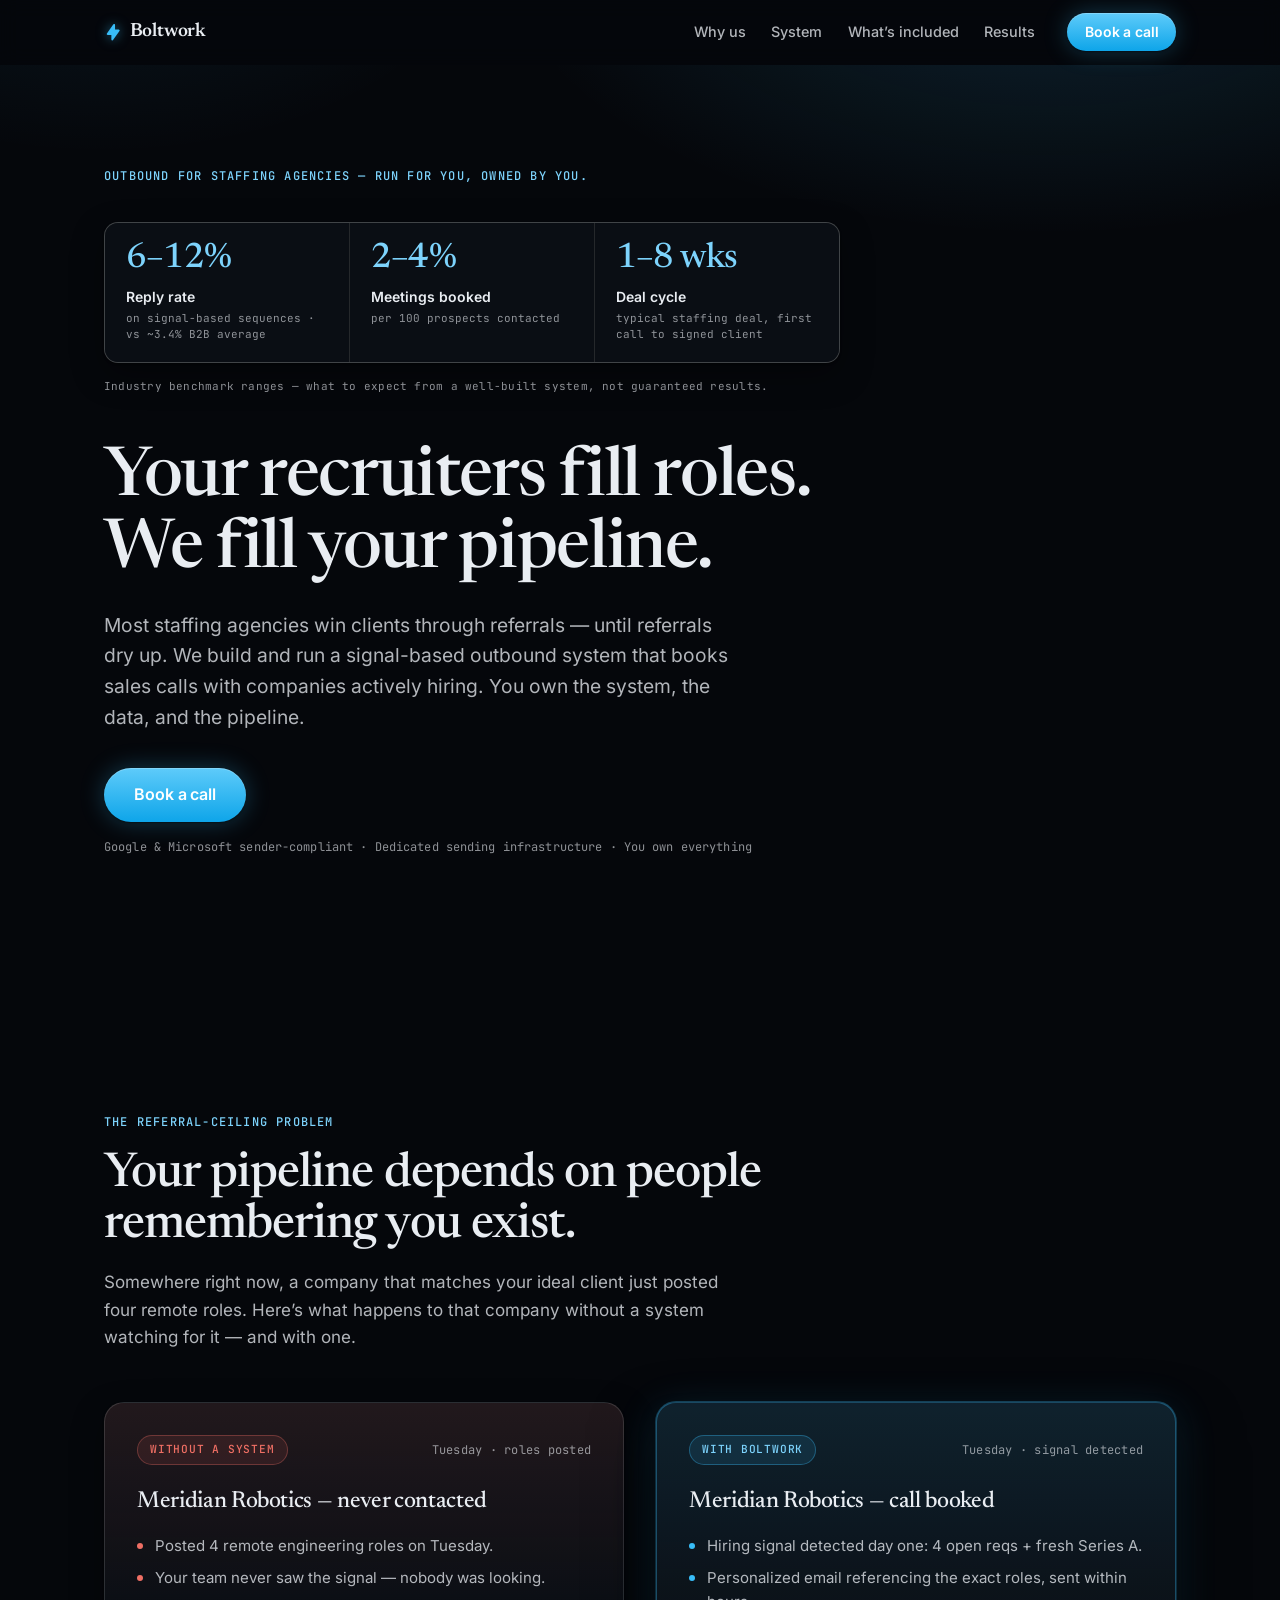
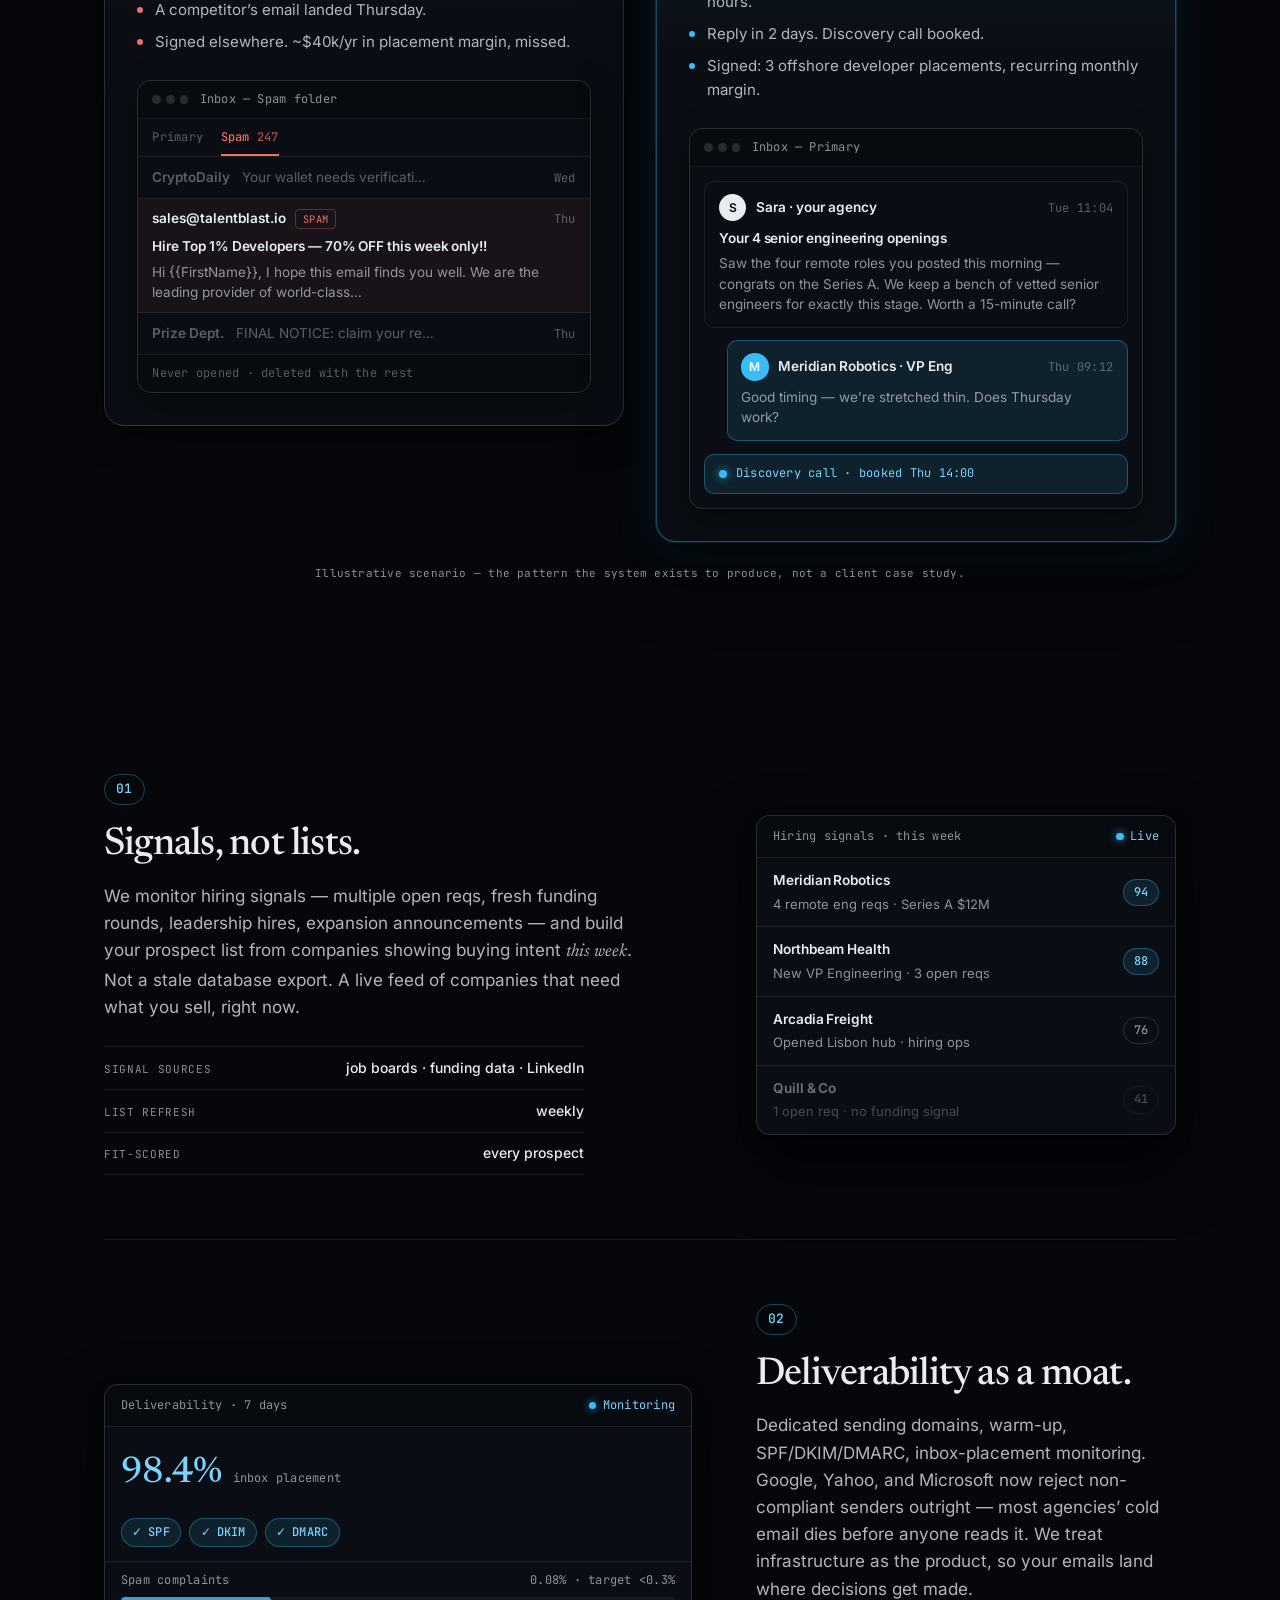
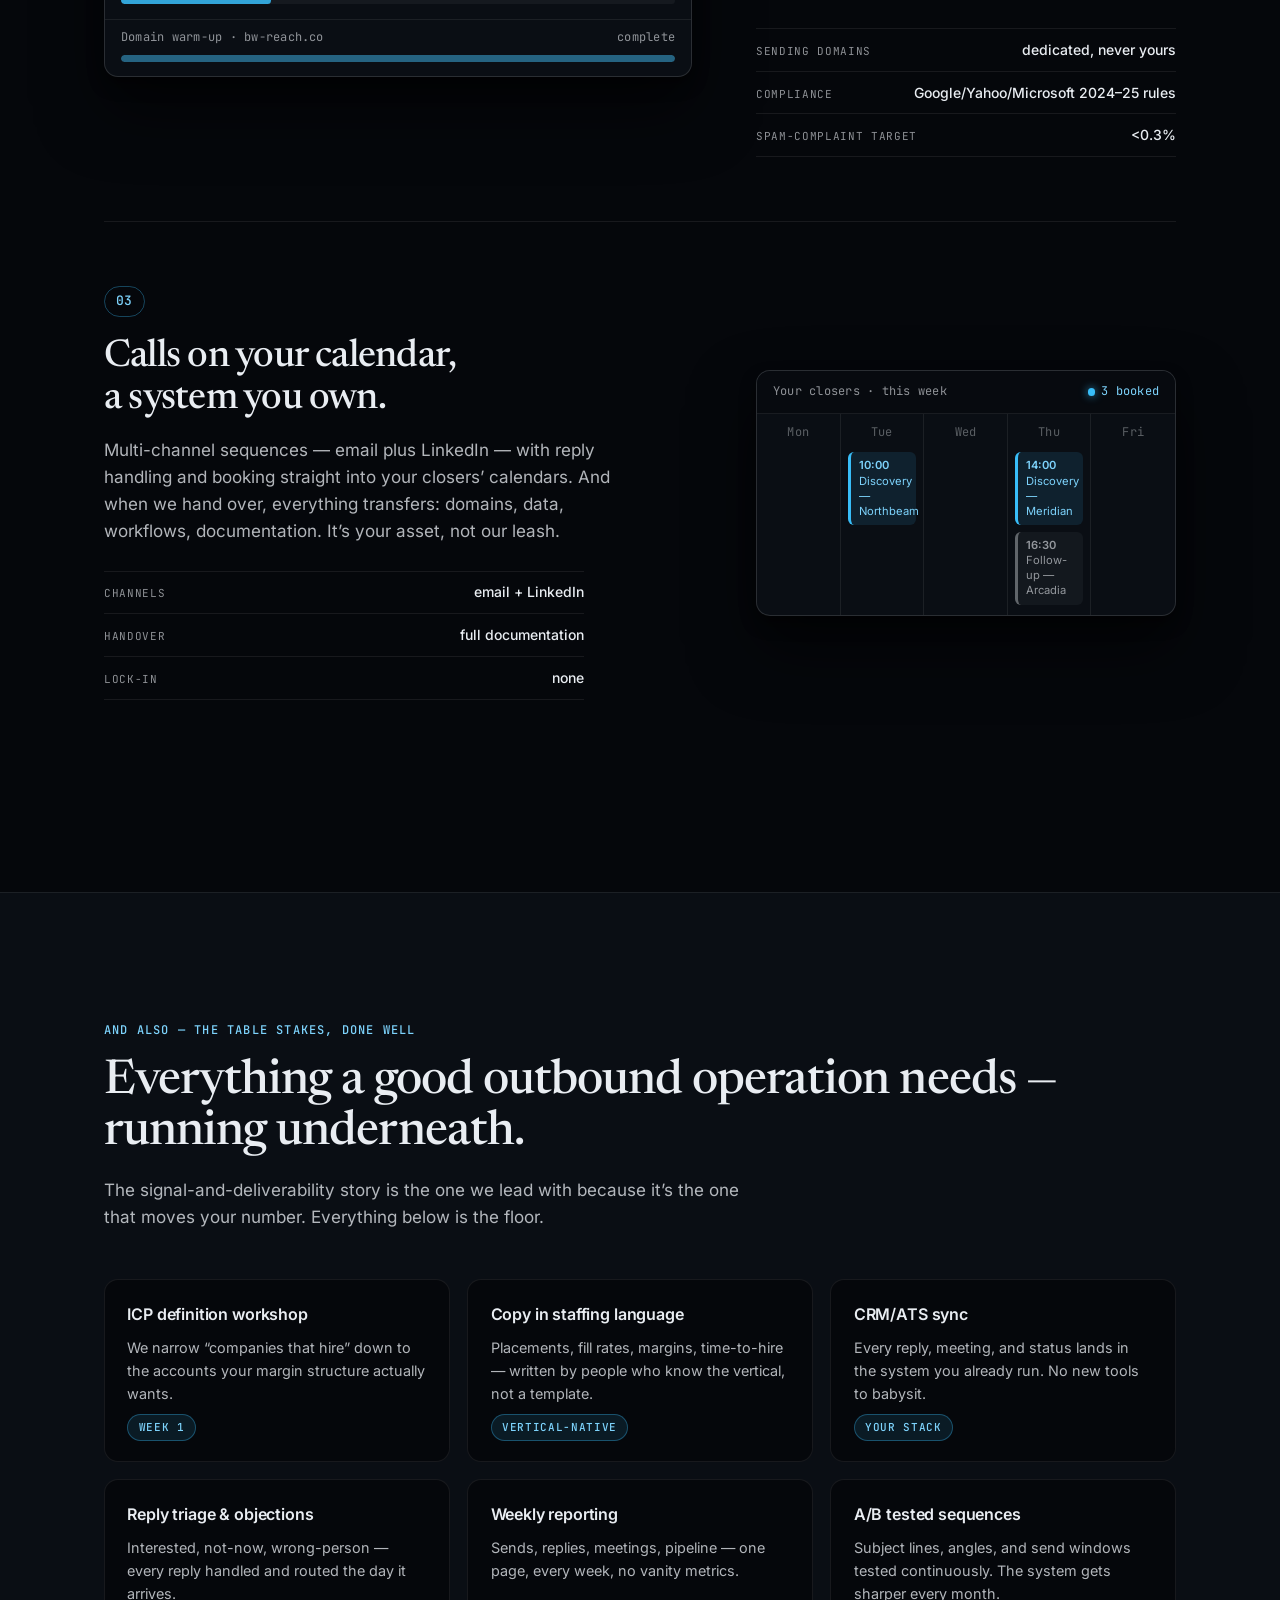
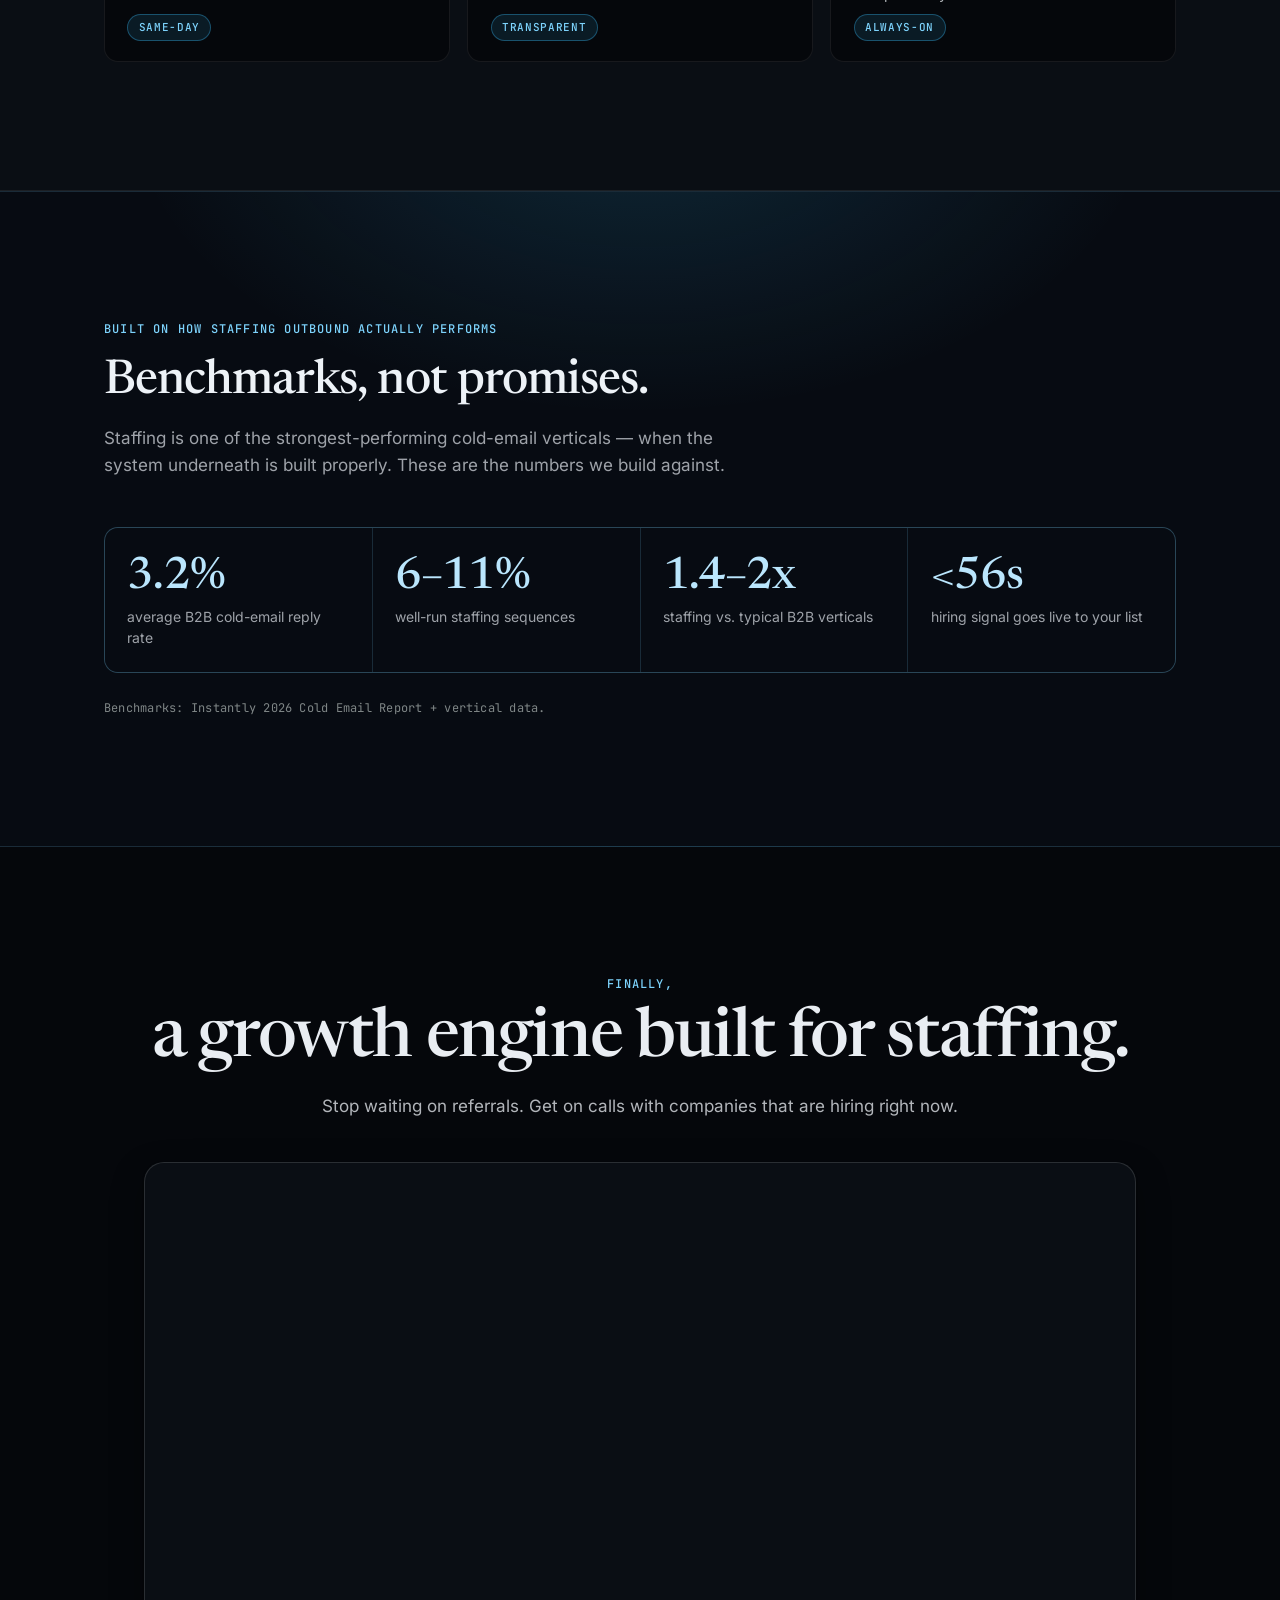
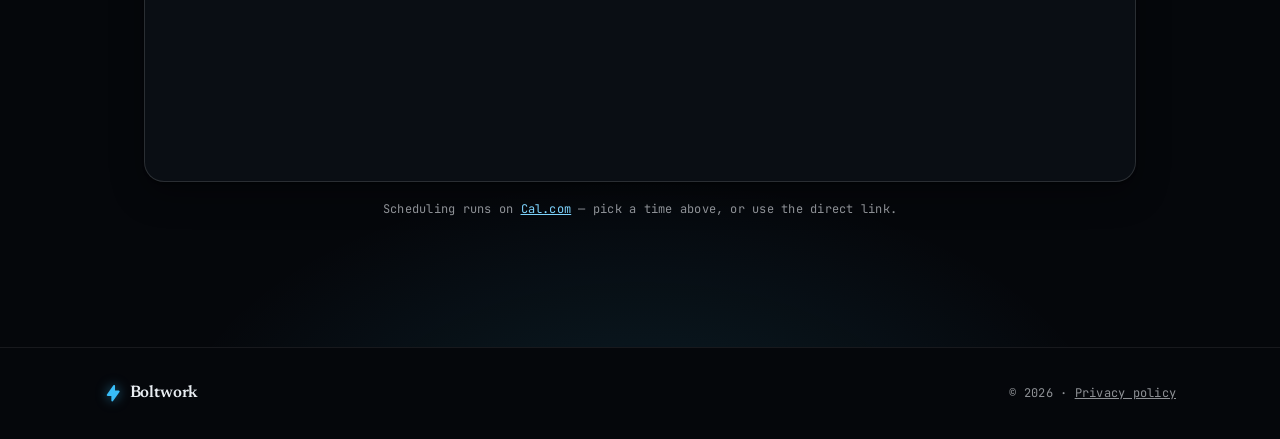
<file: index.html>
<!DOCTYPE html>
<html lang="en">
<head>
  <meta charset="UTF-8">
  <meta name="viewport" content="width=device-width, initial-scale=1.0">
  <title>Boltwork — Client-Acquisition Systems for Remote-Staffing Agencies</title>
  <meta name="description" content="We build and run a signal-based outbound system that books sales calls with companies actively hiring — for remote-talent and offshore staffing agencies. You own the system, the data, and the pipeline.">
  <meta property="og:title" content="Boltwork — Outbound for Staffing Agencies">
  <meta property="og:description" content="A done-for-you outbound system that books qualified sales calls with companies actively hiring. Run for you, owned by you.">
  <meta property="og:type" content="website">
  <meta property="og:url" content="https://boltwork.co">
  <link rel="icon" href="data:image/svg+xml,<svg xmlns='http://www.w3.org/2000/svg' viewBox='0 0 20 20' fill='%2338bdf8'><path d='M11.3 1.046A1 1 0 0 1 12 2v5h4a1 1 0 0 1 .82 1.573l-7 10A1 1 0 0 1 8 18v-5H4a1 1 0 0 1-.82-1.573l7-10a1 1 0 0 1 1.12-.38z'/></svg>">
  <link rel="preload" href="fonts/Newsreader-latin.woff2" as="font" type="font/woff2" crossorigin>
  <link rel="preload" href="fonts/Inter-latin.woff2" as="font" type="font/woff2" crossorigin>
  <link rel="stylesheet" href="css/style.css">
</head>
<body>

  <a class="skip-link" href="#main">Skip to content</a>

  <header class="nav" id="top">
    <div class="container nav-inner">
      <a href="#top" class="wordmark">
        <svg class="wordmark-mark" viewBox="0 0 20 20" aria-hidden="true"><path d="M11.3 1.046A1 1 0 0 1 12 2v5h4a1 1 0 0 1 .82 1.573l-7 10A1 1 0 0 1 8 18v-5H4a1 1 0 0 1-.82-1.573l7-10a1 1 0 0 1 1.12-.38z"/></svg>
        Boltwork
      </a>
      <nav class="nav-links" aria-label="Sections">
        <a href="#why">Why us</a>
        <a href="#system">System</a>
        <a href="#included">What&rsquo;s included</a>
        <a href="#results">Results</a>
      </nav>
      <a href="#book" class="btn btn-primary btn-sm">Book a call</a>
    </div>
  </header>

  <main id="main">

    <!-- ============ HERO ============ -->
    <section class="hero">
      <div class="container">
        <p class="kicker reveal">Outbound for staffing agencies — run for you, owned by you.</p>

        <div class="hero-stats reveal" role="list">
          <div class="hero-stat" role="listitem">
            <span class="hero-stat-num"><span data-count="6">0</span>–<span data-count="12">0</span>%</span>
            <span class="hero-stat-label">Reply rate</span>
            <span class="hero-stat-note">on signal-based sequences · vs ~3.4% B2B average</span>
          </div>
          <div class="hero-stat" role="listitem">
            <span class="hero-stat-num"><span data-count="2">0</span>–<span data-count="4">0</span>%</span>
            <span class="hero-stat-label">Meetings booked</span>
            <span class="hero-stat-note">per 100 prospects contacted</span>
          </div>
          <div class="hero-stat" role="listitem">
            <span class="hero-stat-num"><span data-count="1">0</span>–<span data-count="8">0</span>&nbsp;wks</span>
            <span class="hero-stat-label">Deal cycle</span>
            <span class="hero-stat-note">typical staffing deal, first call to signed client</span>
          </div>
        </div>
        <p class="stats-caption mono reveal">Industry benchmark ranges — what to expect from a well-built system, not guaranteed results.</p>

        <h1 class="display reveal">Your recruiters fill roles.<br>We fill your pipeline.</h1>

        <p class="lead reveal">
          Most staffing agencies win clients through referrals — until referrals dry up.
          We build and run a signal-based outbound system that books sales calls with
          companies actively hiring. You own the system, the data, and the pipeline.
        </p>

        <div class="hero-cta reveal">
          <a href="#book" class="btn btn-primary btn-lg">Book a call</a>
          <p class="trust-line">Google &amp; Microsoft sender-compliant · Dedicated sending infrastructure · You own everything</p>
        </div>
      </div>
    </section>

    <!-- ============ PROBLEM: BEFORE / AFTER ============ -->
    <section class="problem" id="why">
      <div class="container">
        <p class="kicker reveal">The referral-ceiling problem</p>
        <h2 class="display-2 reveal">Your pipeline depends on people<br class="br-wide"> remembering you exist.</h2>
        <p class="section-lead reveal">
          Somewhere right now, a company that matches your ideal client just posted four remote
          roles. Here&rsquo;s what happens to that company without a system watching for it — and with one.
        </p>

        <div class="compare">
          <!-- WITHOUT -->
          <article class="case case-without reveal">
            <div class="case-head">
              <span class="case-chip case-chip-red">Without a system</span>
              <span class="case-time mono">Tuesday · roles posted</span>
            </div>
            <h3 class="case-title">Meridian Robotics — never contacted</h3>
            <ul class="case-points">
              <li>Posted 4 remote engineering roles on Tuesday.</li>
              <li>Your team never saw the signal — nobody was looking.</li>
              <li>A competitor&rsquo;s email landed Thursday.</li>
              <li>Signed elsewhere. ~$40k/yr in placement margin, missed.</li>
            </ul>

            <!-- Inbox mockup: mass email dying in spam -->
            <div class="mail" role="img" aria-label="Email client mockup: a generic mass email sitting unread in the spam folder">
              <div class="mail-bar">
                <span class="mail-dots" aria-hidden="true"><i></i><i></i><i></i></span>
                <span class="mail-bar-title mono">Inbox — Spam folder</span>
              </div>
              <div class="mail-tabs mono" aria-hidden="true">
                <span>Primary</span>
                <span class="mail-tab-active">Spam <b>247</b></span>
              </div>
              <div class="mail-list">
                <div class="mail-row mail-row-dim" aria-hidden="true">
                  <span class="mail-from">CryptoDaily</span>
                  <span class="mail-subj">Your wallet needs verificati…</span>
                  <span class="mail-when mono">Wed</span>
                </div>
                <div class="mail-row mail-row-open">
                  <div class="mail-row-line">
                    <span class="mail-from">sales@talentblast.io</span>
                    <span class="mail-badge-spam mono">Spam</span>
                    <span class="mail-when mono">Thu</span>
                  </div>
                  <p class="mail-subj-strong">Hire Top 1% Developers — 70% OFF this week only!!</p>
                  <p class="mail-body">Hi {{FirstName}}, I hope this email finds you well. We are the leading provider of world-class…</p>
                </div>
                <div class="mail-row mail-row-dim" aria-hidden="true">
                  <span class="mail-from">Prize Dept.</span>
                  <span class="mail-subj">FINAL NOTICE: claim your re…</span>
                  <span class="mail-when mono">Thu</span>
                </div>
              </div>
              <div class="mail-foot mono">Never opened · deleted with the rest</div>
            </div>
          </article>

          <!-- WITH -->
          <article class="case case-with reveal">
            <div class="case-head">
              <span class="case-chip case-chip-green">With Boltwork</span>
              <span class="case-time mono">Tuesday · signal detected</span>
            </div>
            <h3 class="case-title">Meridian Robotics — call booked</h3>
            <ul class="case-points">
              <li>Hiring signal detected day one: 4 open reqs + fresh Series A.</li>
              <li>Personalized email referencing the exact roles, sent within hours.</li>
              <li>Reply in 2 days. Discovery call booked.</li>
              <li>Signed: 3 offshore developer placements, recurring monthly margin.</li>
            </ul>

            <!-- Inbox mockup: personal email in primary, with a reply -->
            <div class="mail" role="img" aria-label="Email client mockup: a short personal email in the primary inbox with a positive reply">
              <div class="mail-bar">
                <span class="mail-dots" aria-hidden="true"><i></i><i></i><i></i></span>
                <span class="mail-bar-title mono">Inbox — Primary</span>
              </div>
              <div class="mail-thread">
                <div class="mail-msg">
                  <div class="mail-msg-head">
                    <span class="mail-avatar mail-avatar-you" aria-hidden="true">S</span>
                    <div class="mail-msg-meta">
                      <span class="mail-from">Sara · your agency</span>
                      <span class="mail-when mono">Tue 11:04</span>
                    </div>
                  </div>
                  <p class="mail-subj-strong">Your 4 senior engineering openings</p>
                  <p class="mail-body">Saw the four remote roles you posted this morning — congrats on the Series&nbsp;A. We keep a bench of vetted senior engineers for exactly this stage. Worth a 15-minute call?</p>
                </div>
                <div class="mail-msg mail-msg-reply">
                  <div class="mail-msg-head">
                    <span class="mail-avatar mail-avatar-them" aria-hidden="true">M</span>
                    <div class="mail-msg-meta">
                      <span class="mail-from">Meridian Robotics · VP Eng</span>
                      <span class="mail-when mono">Thu 09:12</span>
                    </div>
                  </div>
                  <p class="mail-body">Good timing — we&rsquo;re stretched thin. Does Thursday work?</p>
                </div>
                <div class="mail-booked">
                  <span class="mail-booked-dot" aria-hidden="true"></span>
                  <span class="mono">Discovery call · booked Thu 14:00</span>
                </div>
              </div>
            </div>
          </article>
        </div>
        <p class="compare-note mono reveal">Illustrative scenario — the pattern the system exists to produce, not a client case study.</p>
      </div>
    </section>

    <!-- ============ PILLARS 01 / 02 / 03 ============ -->
    <section class="pillars" id="system">
      <div class="container">

        <!-- 01 -->
        <article class="pillar reveal">
          <div class="pillar-copy">
            <span class="pillar-num mono" aria-hidden="true">01</span>
            <h2 class="pillar-title">Signals, not lists.</h2>
            <p class="pillar-text">
              We monitor hiring signals — multiple open reqs, fresh funding rounds, leadership
              hires, expansion announcements — and build your prospect list from companies
              showing buying intent <em>this week</em>. Not a stale database export. A live feed
              of companies that need what you sell, right now.
            </p>
            <dl class="spec">
              <div class="spec-row"><dt class="mono">Signal sources</dt><dd>job boards · funding data · LinkedIn</dd></div>
              <div class="spec-row"><dt class="mono">List refresh</dt><dd>weekly</dd></div>
              <div class="spec-row"><dt class="mono">Fit-scored</dt><dd>every prospect</dd></div>
            </dl>
          </div>
          <div class="pillar-visual">
            <!-- Signal feed mockup -->
            <div class="feed" role="img" aria-label="Mockup of a live hiring-signal feed with fit-scored companies">
              <div class="feed-head">
                <span class="mono">Hiring signals · this week</span>
                <span class="live-dot mono"><i aria-hidden="true"></i>Live</span>
              </div>
              <div class="feed-row">
                <div class="feed-main">
                  <span class="feed-co">Meridian Robotics</span>
                  <span class="feed-sig">4 remote eng reqs · Series A $12M</span>
                </div>
                <span class="feed-score mono feed-score-hot">94</span>
              </div>
              <div class="feed-row">
                <div class="feed-main">
                  <span class="feed-co">Northbeam Health</span>
                  <span class="feed-sig">New VP Engineering · 3 open reqs</span>
                </div>
                <span class="feed-score mono feed-score-hot">88</span>
              </div>
              <div class="feed-row">
                <div class="feed-main">
                  <span class="feed-co">Arcadia Freight</span>
                  <span class="feed-sig">Opened Lisbon hub · hiring ops</span>
                </div>
                <span class="feed-score mono">76</span>
              </div>
              <div class="feed-row feed-row-dim">
                <div class="feed-main">
                  <span class="feed-co">Quill &amp; Co</span>
                  <span class="feed-sig">1 open req · no funding signal</span>
                </div>
                <span class="feed-score mono">41</span>
              </div>
            </div>
          </div>
        </article>

        <!-- 02 -->
        <article class="pillar pillar-flip reveal">
          <div class="pillar-copy">
            <span class="pillar-num mono" aria-hidden="true">02</span>
            <h2 class="pillar-title">Deliverability as a moat.</h2>
            <p class="pillar-text">
              Dedicated sending domains, warm-up, SPF/DKIM/DMARC, inbox-placement monitoring.
              Google, Yahoo, and Microsoft now reject non-compliant senders outright — most
              agencies&rsquo; cold email dies before anyone reads it. We treat infrastructure
              as the product, so your emails land where decisions get made.
            </p>
            <dl class="spec">
              <div class="spec-row"><dt class="mono">Sending domains</dt><dd>dedicated, never yours</dd></div>
              <div class="spec-row"><dt class="mono">Compliance</dt><dd>Google/Yahoo/Microsoft 2024–25 rules</dd></div>
              <div class="spec-row"><dt class="mono">Spam-complaint target</dt><dd>&lt;0.3%</dd></div>
            </dl>
          </div>
          <div class="pillar-visual">
            <!-- Deliverability dashboard mockup -->
            <div class="dash" role="img" aria-label="Mockup of a deliverability dashboard showing inbox placement and authentication checks">
              <div class="feed-head">
                <span class="mono">Deliverability · 7 days</span>
                <span class="live-dot mono"><i aria-hidden="true"></i>Monitoring</span>
              </div>
              <div class="dash-big">
                <span class="dash-big-num">98.4%</span>
                <span class="dash-big-label mono">inbox placement</span>
              </div>
              <div class="dash-checks">
                <span class="dash-check mono"><i aria-hidden="true">✓</i>SPF</span>
                <span class="dash-check mono"><i aria-hidden="true">✓</i>DKIM</span>
                <span class="dash-check mono"><i aria-hidden="true">✓</i>DMARC</span>
              </div>
              <div class="dash-meter">
                <div class="dash-meter-head mono">
                  <span>Spam complaints</span>
                  <span>0.08% · target &lt;0.3%</span>
                </div>
                <div class="dash-bar" role="presentation"><span class="dash-bar-fill" style="width:27%"></span></div>
              </div>
              <div class="dash-meter">
                <div class="dash-meter-head mono">
                  <span>Domain warm-up · bw-reach.co</span>
                  <span>complete</span>
                </div>
                <div class="dash-bar" role="presentation"><span class="dash-bar-fill dash-bar-full" style="width:100%"></span></div>
              </div>
            </div>
          </div>
        </article>

        <!-- 03 -->
        <article class="pillar reveal">
          <div class="pillar-copy">
            <span class="pillar-num mono" aria-hidden="true">03</span>
            <h2 class="pillar-title">Calls on your calendar, a system you own.</h2>
            <p class="pillar-text">
              Multi-channel sequences — email plus LinkedIn — with reply handling and booking
              straight into your closers&rsquo; calendars. And when we hand over, everything
              transfers: domains, data, workflows, documentation. It&rsquo;s your asset,
              not our leash.
            </p>
            <dl class="spec">
              <div class="spec-row"><dt class="mono">Channels</dt><dd>email + LinkedIn</dd></div>
              <div class="spec-row"><dt class="mono">Handover</dt><dd>full documentation</dd></div>
              <div class="spec-row"><dt class="mono">Lock-in</dt><dd>none</dd></div>
            </dl>
          </div>
          <div class="pillar-visual">
            <!-- Calendar mockup -->
            <div class="cal" role="img" aria-label="Mockup of a weekly calendar with booked discovery calls">
              <div class="feed-head">
                <span class="mono">Your closers · this week</span>
                <span class="live-dot mono"><i aria-hidden="true"></i>3 booked</span>
              </div>
              <div class="cal-grid" aria-hidden="true">
                <div class="cal-day"><span class="cal-day-name mono">Mon</span></div>
                <div class="cal-day">
                  <span class="cal-day-name mono">Tue</span>
                  <span class="cal-event"><b>10:00</b> Discovery — Northbeam</span>
                </div>
                <div class="cal-day"><span class="cal-day-name mono">Wed</span></div>
                <div class="cal-day">
                  <span class="cal-day-name mono">Thu</span>
                  <span class="cal-event"><b>14:00</b> Discovery — Meridian</span>
                  <span class="cal-event cal-event-alt"><b>16:30</b> Follow-up — Arcadia</span>
                </div>
                <div class="cal-day"><span class="cal-day-name mono">Fri</span></div>
              </div>
            </div>
          </div>
        </article>

      </div>
    </section>

    <!-- ============ TABLE STAKES ============ -->
    <section class="stakes" id="included">
      <div class="container">
        <p class="kicker reveal">And also — the table stakes, done well</p>
        <h2 class="display-2 reveal">Everything a good outbound operation needs —<br class="br-wide"> running underneath.</h2>
        <p class="section-lead reveal">
          The signal-and-deliverability story is the one we lead with because it&rsquo;s the one
          that moves your number. Everything below is the floor.
        </p>
        <div class="stakes-grid">
          <div class="stake reveal">
            <h3>ICP definition workshop</h3>
            <p>We narrow &ldquo;companies that hire&rdquo; down to the accounts your margin structure actually wants.</p>
            <span class="tag mono">Week 1</span>
          </div>
          <div class="stake reveal">
            <h3>Copy in staffing language</h3>
            <p>Placements, fill rates, margins, time-to-hire — written by people who know the vertical, not a template.</p>
            <span class="tag mono">Vertical-native</span>
          </div>
          <div class="stake reveal">
            <h3>CRM/ATS sync</h3>
            <p>Every reply, meeting, and status lands in the system you already run. No new tools to babysit.</p>
            <span class="tag mono">Your stack</span>
          </div>
          <div class="stake reveal">
            <h3>Reply triage &amp; objections</h3>
            <p>Interested, not-now, wrong-person — every reply handled and routed the day it arrives.</p>
            <span class="tag mono">Same-day</span>
          </div>
          <div class="stake reveal">
            <h3>Weekly reporting</h3>
            <p>Sends, replies, meetings, pipeline — one page, every week, no vanity metrics.</p>
            <span class="tag mono">Transparent</span>
          </div>
          <div class="stake reveal">
            <h3>A/B tested sequences</h3>
            <p>Subject lines, angles, and send windows tested continuously. The system gets sharper every month.</p>
            <span class="tag mono">Always-on</span>
          </div>
        </div>
      </div>
    </section>

    <!-- ============ DATA / CREDIBILITY BAND ============ -->
    <section class="databand" id="results">
      <div class="container">
        <p class="kicker kicker-light reveal">Built on how staffing outbound actually performs</p>
        <h2 class="display-2 reveal">Benchmarks, not promises.</h2>
        <p class="section-lead section-lead-light reveal">
          Staffing is one of the strongest-performing cold-email verticals — when the
          system underneath is built properly. These are the numbers we build against.
        </p>
        <div class="databand-grid reveal" role="list">
          <div class="databand-stat" role="listitem">
            <span class="databand-num"><span data-count="3.4" data-decimals="1">0</span>%</span>
            <span class="databand-label">average B2B cold-email reply rate</span>
          </div>
          <div class="databand-stat" role="listitem">
            <span class="databand-num"><span data-count="6">0</span>–<span data-count="12">0</span>%</span>
            <span class="databand-label">well-run staffing sequences</span>
          </div>
          <div class="databand-stat" role="listitem">
            <span class="databand-num"><span data-count="1.5" data-decimals="1">0</span>–<span data-count="2">0</span>x</span>
            <span class="databand-label">staffing vs. typical B2B verticals</span>
          </div>
          <div class="databand-stat" role="listitem">
            <span class="databand-num">&lt;<span data-count="60">0</span>s</span>
            <span class="databand-label">hiring signal goes live to your list</span>
          </div>
        </div>
        <p class="databand-fineprint mono reveal">Benchmarks: Instantly 2026 Cold Email Report + vertical data.</p>
      </div>
    </section>

    <!--
    ============ TESTIMONIALS (commented out until real results exist) ============
    <section class="quotes">
      <div class="container">
        <p class="kicker">What agency owners say</p>
        <div class="quotes-grid">
          <blockquote class="quote">
            <p>"…"</p>
            <footer><cite>Name — Agency, Role</cite></footer>
          </blockquote>
        </div>
      </div>
    </section>
    -->

    <!-- ============ FINAL CTA ============ -->
    <section class="final" id="book">
      <div class="container">
        <p class="kicker reveal">Finally,</p>
        <h2 class="display reveal">a growth engine built for staffing.</h2>
        <p class="section-lead reveal">
          Stop waiting on referrals. Get on calls with companies that are hiring right now.
        </p>
        <div class="booking reveal">
          <!-- Cal.com inline embed mounts here. data-cal-link is the single place
               to set the booking link (username/event-type). -->
          <div class="booking-cal" id="cal-inline-discovery" data-cal-link="john-sundh-krfnfz/30min"></div>
          <p class="booking-fallback mono">Scheduling runs on <a href="https://cal.com" rel="noopener">Cal.com</a> — pick a time above, or use the direct link.</p>
        </div>
      </div>
    </section>

  </main>

  <footer class="footer">
    <div class="container footer-inner">
      <span class="wordmark wordmark-sm">
        <svg class="wordmark-mark" viewBox="0 0 20 20" aria-hidden="true"><path d="M11.3 1.046A1 1 0 0 1 12 2v5h4a1 1 0 0 1 .82 1.573l-7 10A1 1 0 0 1 8 18v-5H4a1 1 0 0 1-.82-1.573l7-10a1 1 0 0 1 1.12-.38z"/></svg>
        Boltwork
      </span>
      <span class="footer-meta mono">© 2026 · <a href="#">Privacy policy</a></span>
    </div>
  </footer>

  <script src="js/main.js" defer></script>
</body>
</html>
</file>
<file: css/style.css>
/* ==========================================================================
   Pipeline Partner — landing page
   Dark "engineered system" theme: black paper, electric-blue accent.
   Design tokens first; everything derives from them.
   ========================================================================== */

/* ---- self-hosted fonts (variable, latin subset) ---- */
@font-face {
  font-family: "Newsreader";
  font-style: normal;
  font-weight: 400 600;
  font-display: swap;
  src: url("../fonts/Newsreader-latin.woff2") format("woff2");
}
@font-face {
  font-family: "Newsreader";
  font-style: italic;
  font-weight: 400 600;
  font-display: swap;
  src: url("../fonts/Newsreader-italic-latin.woff2") format("woff2");
}
@font-face {
  font-family: "Inter";
  font-style: normal;
  font-weight: 400 600;
  font-display: swap;
  src: url("../fonts/Inter-latin.woff2") format("woff2");
}
@font-face {
  font-family: "JetBrains Mono";
  font-style: normal;
  font-weight: 400 500;
  font-display: swap;
  src: url("../fonts/JetBrainsMono-latin.woff2") format("woff2");
}

:root {
  /* color — black surfaces, light ink, electric-blue accent */
  --paper: #05070b;
  --paper-raised: #0a0e14;
  --ink: #e9edf2;
  --ink-soft: rgba(233, 237, 242, 0.76);
  --ink-subtle: rgba(233, 237, 242, 0.6);
  --ink-faint: rgba(233, 237, 242, 0.36);
  --border-subtle: rgba(233, 237, 242, 0.14);
  --border-faint: rgba(233, 237, 242, 0.08);
  --accent: #38bdf8;
  --accent-strong: #0ea5e9;   /* hover / pressed surfaces */
  --accent-bright: #7dd3fc;   /* accent as text on dark */
  --accent-tint: rgba(56, 189, 248, 0.11);
  --accent-border: rgba(56, 189, 248, 0.34);
  --red: #ef6f64;
  --red-tint: rgba(239, 111, 100, 0.1);
  --red-border: rgba(239, 111, 100, 0.32);
  --amber: #d9a83c;
  --band: #070b12;            /* credibility band panels */
  --band-ink: #edf2f7;
  --band-ink-soft: rgba(237, 242, 247, 0.66);
  --band-border: rgba(125, 211, 252, 0.16);

  /* type */
  --font-display: "Newsreader", Georgia, serif;
  --font-sans: "Inter", system-ui, -apple-system, sans-serif;
  --font-mono: "JetBrains Mono", ui-monospace, SFMono-Regular, Consolas, monospace;

  /* shape */
  --r-pill: 999px;
  --r-sm: 8px;
  --r-card: 14px;
  --r-lg: 20px;

  /* elevation (true dark shadows + blue lift on key cards) */
  --shadow-card: 0 1px 2px rgba(0, 0, 0, 0.5), 0 12px 32px rgba(0, 0, 0, 0.35);
  --shadow-float: 0 8px 16px rgba(0, 0, 0, 0.45), 0 32px 64px rgba(0, 0, 0, 0.55);
  --glow-accent: 0 0 0 1px var(--accent-border), 0 8px 40px rgba(56, 189, 248, 0.18);

  /* rhythm */
  --section-pad: clamp(4.5rem, 10vw, 8rem);
  --container: 72rem;
}

/* ---- reset-ish ---- */
*, *::before, *::after { box-sizing: border-box; }
body {
  margin: 0;
  background: var(--paper);
  color: var(--ink);
  font-family: var(--font-sans);
  font-size: 1.0625rem;
  line-height: 1.6;
  -webkit-font-smoothing: antialiased;
  text-rendering: optimizeLegibility;
}
h1, h2, h3, h4, p, ul, dl, dd, figure, blockquote { margin: 0; }
ul { padding: 0; list-style: none; }
img, svg { display: block; max-width: 100%; }
a { color: inherit; }
html { scroll-behavior: smooth; scroll-padding-top: 5rem; color-scheme: dark; }

::selection { background: rgba(56, 189, 248, 0.35); }

:focus-visible {
  outline: 2px solid var(--accent);
  outline-offset: 3px;
  border-radius: 2px;
}

.container {
  max-width: var(--container);
  margin-inline: auto;
  padding-inline: clamp(1.25rem, 4vw, 2.5rem);
}

.mono {
  font-family: var(--font-mono);
  font-size: 0.75rem;
  letter-spacing: 0.02em;
}

.skip-link {
  position: absolute;
  left: 1rem; top: -3rem;
  z-index: 100;
  background: var(--ink); color: var(--paper);
  padding: 0.5rem 1rem;
  border-radius: var(--r-sm);
  text-decoration: none;
  transition: top 0.15s ease;
}
.skip-link:focus { top: 1rem; }

/* ---- buttons ---- */
.btn {
  display: inline-flex;
  align-items: center;
  justify-content: center;
  font-weight: 600;
  font-size: 0.9375rem;
  letter-spacing: -0.01em;
  text-decoration: none;
  border-radius: var(--r-pill);
  padding: 0.7rem 1.4rem;
  transition: background-color 0.15s ease, transform 0.15s ease, box-shadow 0.15s ease;
}
.btn-primary {
  background: linear-gradient(180deg, #5ecbfa, var(--accent-strong));
  color: #fff;
  box-shadow: 0 1px 2px rgba(0, 0, 0, 0.5), inset 0 1px 0 rgba(255, 255, 255, 0.22),
    0 0 24px rgba(56, 189, 248, 0.28);
}
.btn-primary:hover {
  background: linear-gradient(180deg, #7bd6fb, #0284c7);
  transform: translateY(-1px);
  box-shadow: 0 2px 4px rgba(0, 0, 0, 0.5), inset 0 1px 0 rgba(255, 255, 255, 0.22),
    0 0 32px rgba(56, 189, 248, 0.4);
}
.btn-sm { padding: 0.5rem 1.1rem; font-size: 0.875rem; }
.btn-lg { padding: 0.9rem 1.9rem; font-size: 1rem; }

/* ---- nav ---- */
.nav {
  position: sticky;
  top: 0;
  z-index: 50;
  background: color-mix(in srgb, var(--paper) 82%, transparent);
  backdrop-filter: blur(10px);
  -webkit-backdrop-filter: blur(10px);
  border-bottom: 1px solid transparent;
  transition: border-color 0.2s ease;
}
.nav.scrolled { border-bottom-color: var(--border-faint); }
.nav-inner {
  display: flex;
  align-items: center;
  gap: 2rem;
  height: 4rem;
}
.wordmark {
  display: inline-flex;
  align-items: center;
  gap: 0.45rem;
  font-family: var(--font-display);
  font-weight: 600;
  font-size: 1.2rem;
  letter-spacing: -0.01em;
  text-decoration: none;
}
.wordmark-mark { width: 1.15rem; height: 1.15rem; fill: var(--accent); filter: drop-shadow(0 0 6px rgba(56, 189, 248, 0.55)); }
.nav-links {
  display: flex;
  gap: 1.6rem;
  margin-left: auto;
}
.nav-links a {
  font-size: 0.9rem;
  font-weight: 500;
  color: var(--ink-soft);
  text-decoration: none;
  transition: color 0.15s ease;
}
.nav-links a:hover { color: var(--ink); }

/* ---- shared section type ---- */
.kicker {
  font-family: var(--font-mono);
  font-size: 0.75rem;
  font-weight: 500;
  text-transform: uppercase;
  letter-spacing: 0.1em;
  color: var(--accent-bright);
  margin-bottom: 1.1rem;
}
.kicker-light { color: var(--accent-bright); }
.display, .display-2 {
  font-family: var(--font-display);
  font-weight: 500;
  letter-spacing: -0.02em;
  line-height: 1.06;
  text-wrap: balance;
}
.display { font-size: clamp(2.5rem, 6.4vw, 4.25rem); }
.display-2 { font-size: clamp(1.9rem, 4.4vw, 3rem); }
.lead, .section-lead {
  color: var(--ink-soft);
  max-width: 40rem;
  text-wrap: pretty;
}
.lead { font-size: clamp(1.05rem, 1.6vw, 1.2rem); }
.section-lead { font-size: 1.0625rem; margin-top: 1.1rem; }
.section-lead-light { color: var(--band-ink-soft); }

/* ---- reveal on scroll ---- */
.reveal {
  opacity: 0;
  transform: translateY(16px);
  transition: opacity 0.6s ease, transform 0.6s ease;
}
.reveal.in { opacity: 1; transform: none; }

/* ==========================================================================
   Hero
   ========================================================================== */
.hero {
  padding-block: clamp(3.5rem, 8vw, 6.5rem) var(--section-pad);
  background:
    radial-gradient(56rem 30rem at 82% -8rem, rgba(56, 189, 248, 0.17), transparent 62%),
    radial-gradient(42rem 26rem at 8% -10rem, rgba(56, 189, 248, 0.09), transparent 60%),
    var(--paper);
}
.hero .kicker { margin-bottom: 2.2rem; }
.hero-stats {
  display: grid;
  grid-template-columns: repeat(3, minmax(0, 1fr));
  gap: 1px;
  background: var(--border-subtle);
  border: 1px solid var(--border-subtle);
  border-radius: var(--r-card);
  overflow: hidden;
  max-width: 46rem;
  margin-bottom: 0.9rem;
  box-shadow: var(--shadow-card);
}
.stats-caption {
  color: var(--ink-subtle);
  font-size: 0.6875rem;
  margin-bottom: 3rem;
}
.hero-stat {
  background: var(--paper-raised);
  padding: 1.1rem 1.3rem 1.2rem;
  display: flex;
  flex-direction: column;
  gap: 0.15rem;
}
.hero-stat-num {
  font-family: var(--font-display);
  font-size: clamp(1.7rem, 3vw, 2.2rem);
  font-weight: 500;
  letter-spacing: -0.02em;
  line-height: 1.1;
  font-variant-numeric: tabular-nums;
  color: var(--accent-bright);
}
.hero-stat-label {
  font-weight: 600;
  font-size: 0.875rem;
  margin-top: 0.3rem;
}
.hero-stat-note {
  font-family: var(--font-mono);
  font-size: 0.6875rem;
  color: var(--ink-subtle);
  line-height: 1.45;
}
.hero h1 { margin-bottom: 1.4rem; }
.hero-cta {
  margin-top: 2.2rem;
  display: flex;
  flex-direction: column;
  align-items: flex-start;
  gap: 1rem;
}
.trust-line {
  font-family: var(--font-mono);
  font-size: 0.75rem;
  color: var(--ink-subtle);
  letter-spacing: 0.01em;
}

/* ==========================================================================
   Problem — before/after comparison (signature section)
   ========================================================================== */
.problem { padding-block: var(--section-pad); }
.compare {
  display: grid;
  grid-template-columns: repeat(2, minmax(0, 1fr));
  gap: clamp(1.25rem, 3vw, 2rem);
  margin-top: 3.2rem;
  align-items: start;
}
.case {
  border-radius: var(--r-lg);
  border: 1px solid var(--border-subtle);
  background: var(--paper-raised);
  padding: clamp(1.4rem, 2.6vw, 2rem);
  box-shadow: var(--shadow-card);
}
.case-without { background: linear-gradient(180deg, var(--red-tint), transparent 34%), var(--paper-raised); }
.case-with {
  background: linear-gradient(180deg, var(--accent-tint), transparent 34%), var(--paper-raised);
  border-color: var(--accent-border);
  box-shadow: var(--shadow-float), var(--glow-accent);
}
.case-head {
  display: flex;
  align-items: center;
  justify-content: space-between;
  gap: 0.8rem;
  flex-wrap: wrap;
  margin-bottom: 1.1rem;
}
.case-chip {
  font-family: var(--font-mono);
  font-size: 0.7rem;
  font-weight: 500;
  text-transform: uppercase;
  letter-spacing: 0.07em;
  padding: 0.32rem 0.75rem;
  border-radius: var(--r-pill);
  border: 1px solid;
}
.case-chip-red { color: var(--red); border-color: var(--red-border); background: var(--red-tint); }
.case-chip-green { color: var(--accent-bright); border-color: var(--accent-border); background: var(--accent-tint); }
.case-time { color: var(--ink-subtle); }
.case-title {
  font-family: var(--font-display);
  font-size: 1.45rem;
  font-weight: 500;
  letter-spacing: -0.015em;
  margin-bottom: 0.9rem;
}
.case-points { display: grid; gap: 0.5rem; margin-bottom: 1.6rem; }
.case-points li {
  position: relative;
  padding-left: 1.15rem;
  font-size: 0.9375rem;
  color: var(--ink-soft);
}
.case-points li::before {
  content: "";
  position: absolute;
  left: 0; top: 0.58em;
  width: 0.38rem; height: 0.38rem;
  border-radius: 50%;
  background: var(--red);
}
.case-with .case-points li::before { background: var(--accent); }

.compare-note {
  margin-top: 1.4rem;
  text-align: center;
  color: var(--ink-subtle);
  font-size: 0.6875rem;
}

/* --- mail mockup --- */
.mail {
  border: 1px solid var(--border-subtle);
  border-radius: var(--r-card);
  background: var(--paper-raised);
  overflow: hidden;
  box-shadow: var(--shadow-card);
  font-size: 0.85rem;
}
.mail-bar {
  display: flex;
  align-items: center;
  gap: 0.7rem;
  padding: 0.55rem 0.9rem;
  border-bottom: 1px solid var(--border-faint);
  background: color-mix(in srgb, var(--paper) 60%, var(--paper-raised));
}
.mail-dots { display: inline-flex; gap: 0.3rem; }
.mail-dots i {
  width: 0.55rem; height: 0.55rem;
  border-radius: 50%;
  background: var(--border-subtle);
}
.mail-bar-title { color: var(--ink-subtle); }
.mail-tabs {
  display: flex;
  gap: 1.1rem;
  padding: 0.55rem 0.9rem 0;
  color: var(--ink-faint);
  border-bottom: 1px solid var(--border-faint);
}
.mail-tabs span { padding-bottom: 0.45rem; }
.mail-tab-active {
  color: var(--red);
  border-bottom: 2px solid var(--red);
  font-weight: 500;
}
.mail-tab-active b { font-weight: 500; opacity: 0.7; }
.mail-list { display: grid; }
.mail-row {
  display: flex;
  align-items: baseline;
  gap: 0.7rem;
  padding: 0.6rem 0.9rem;
  border-bottom: 1px solid var(--border-faint);
}
.mail-row:last-child { border-bottom: 0; }
.mail-row-dim { color: var(--ink-faint); }
.mail-row-dim .mail-subj {
  overflow: hidden;
  text-overflow: ellipsis;
  white-space: nowrap;
  flex: 1;
  min-width: 0;
}
.mail-from { font-weight: 600; white-space: nowrap; }
.mail-when { color: var(--ink-faint); margin-left: auto; }
.mail-row-open {
  display: block;
  background: color-mix(in srgb, var(--red-tint) 55%, transparent);
}
.mail-row-line { display: flex; align-items: center; gap: 0.55rem; }
.mail-badge-spam {
  color: var(--red);
  border: 1px solid var(--red-border);
  border-radius: 4px;
  padding: 0.05rem 0.4rem;
  font-size: 0.65rem;
  text-transform: uppercase;
  letter-spacing: 0.06em;
}
.mail-subj-strong { font-weight: 600; margin-top: 0.35rem; letter-spacing: -0.005em; }
.mail-body { color: var(--ink-subtle); margin-top: 0.25rem; line-height: 1.5; }
.mail-foot {
  padding: 0.55rem 0.9rem;
  color: var(--ink-faint);
  border-top: 1px solid var(--border-faint);
  background: color-mix(in srgb, var(--paper) 60%, var(--paper-raised));
}

/* thread variant (right panel) */
.mail-thread { padding: 0.9rem; display: grid; gap: 0.8rem; }
.mail-msg {
  border: 1px solid var(--border-faint);
  border-radius: 10px;
  padding: 0.75rem 0.85rem;
}
.mail-msg-reply {
  background: var(--accent-tint);
  border-color: var(--accent-border);
  margin-left: 1.4rem;
}
.mail-msg-head { display: flex; align-items: center; gap: 0.6rem; margin-bottom: 0.4rem; }
.mail-avatar {
  width: 1.7rem; height: 1.7rem;
  border-radius: 50%;
  display: inline-flex;
  align-items: center;
  justify-content: center;
  font-size: 0.75rem;
  font-weight: 600;
  flex-shrink: 0;
}
.mail-avatar-you { background: var(--ink); color: var(--paper); }
.mail-avatar-them { background: var(--accent); color: #fff; }
.mail-msg-meta { display: flex; align-items: baseline; gap: 0.6rem; flex: 1; min-width: 0; flex-wrap: wrap; }
.mail-booked {
  display: flex;
  align-items: center;
  gap: 0.55rem;
  padding: 0.6rem 0.85rem;
  border-radius: 10px;
  background: var(--accent-tint);
  border: 1px solid var(--accent-border);
  color: var(--accent-bright);
}
.mail-booked .mono { color: inherit; }
.mail-booked-dot {
  width: 0.5rem; height: 0.5rem;
  border-radius: 50%;
  background: var(--accent);
  box-shadow: 0 0 8px rgba(56, 189, 248, 0.8);
  flex-shrink: 0;
}

/* ==========================================================================
   Pillars
   ========================================================================== */
.pillars { padding-block: 0 var(--section-pad); }
.pillar {
  display: grid;
  grid-template-columns: minmax(0, 7fr) minmax(0, 5fr);
  gap: clamp(2rem, 5vw, 4.5rem);
  align-items: center;
  padding-block: clamp(2.5rem, 5vw, 4rem);
  border-top: 1px solid var(--border-faint);
}
.pillar:first-child { border-top: 0; }
.pillar-flip .pillar-copy { order: 2; }
.pillar-flip .pillar-visual { order: 1; }
.pillar-num {
  display: inline-block;
  color: var(--accent-bright);
  font-size: 0.8125rem;
  font-weight: 500;
  border: 1px solid var(--accent-border);
  border-radius: var(--r-pill);
  padding: 0.25rem 0.7rem;
  margin-bottom: 1.2rem;
}
.pillar-title {
  font-family: var(--font-display);
  font-size: clamp(1.7rem, 3.4vw, 2.4rem);
  font-weight: 500;
  letter-spacing: -0.02em;
  line-height: 1.1;
  margin-bottom: 1rem;
  text-wrap: balance;
}
.pillar-text { color: var(--ink-soft); max-width: 34rem; }
.pillar-text em { font-style: italic; font-family: var(--font-display); font-size: 1.05em; }
.spec {
  margin-top: 1.6rem;
  border-top: 1px solid var(--border-faint);
  max-width: 30rem;
}
.spec-row {
  display: flex;
  justify-content: space-between;
  align-items: baseline;
  gap: 1.5rem;
  padding-block: 0.6rem;
  border-bottom: 1px solid var(--border-faint);
}
.spec-row dt { color: var(--ink-subtle); text-transform: uppercase; letter-spacing: 0.06em; font-size: 0.6875rem; }
.spec-row dd { font-size: 0.875rem; font-weight: 500; text-align: right; }

/* --- shared visual card chrome --- */
.feed, .dash, .cal {
  border: 1px solid var(--border-subtle);
  border-radius: var(--r-card);
  background: var(--paper-raised);
  box-shadow: var(--shadow-float);
  overflow: hidden;
  font-size: 0.85rem;
}
.feed-head {
  display: flex;
  align-items: center;
  justify-content: space-between;
  gap: 0.8rem;
  padding: 0.7rem 1rem;
  border-bottom: 1px solid var(--border-faint);
  color: var(--ink-subtle);
  background: color-mix(in srgb, var(--paper) 60%, var(--paper-raised));
}
.live-dot { display: inline-flex; align-items: center; gap: 0.4rem; color: var(--accent-bright); }
.live-dot i {
  width: 0.45rem; height: 0.45rem;
  border-radius: 50%;
  background: var(--accent);
  box-shadow: 0 0 8px rgba(56, 189, 248, 0.8);
  animation: pulse 2s ease-in-out infinite;
}
@keyframes pulse { 50% { opacity: 0.35; } }

/* signal feed */
.feed-row {
  display: flex;
  align-items: center;
  gap: 0.9rem;
  padding: 0.75rem 1rem;
  border-bottom: 1px solid var(--border-faint);
}
.feed-row:last-child { border-bottom: 0; }
.feed-row-dim { opacity: 0.45; }
.feed-main { display: grid; gap: 0.1rem; min-width: 0; }
.feed-co { font-weight: 600; letter-spacing: -0.005em; }
.feed-sig { color: var(--ink-subtle); font-size: 0.8125rem; }
.feed-score {
  margin-left: auto;
  flex-shrink: 0;
  border: 1px solid var(--border-subtle);
  border-radius: var(--r-pill);
  padding: 0.2rem 0.6rem;
  font-weight: 500;
  color: var(--ink-subtle);
}
.feed-score-hot {
  color: var(--accent-bright);
  border-color: var(--accent-border);
  background: var(--accent-tint);
}

/* deliverability dash */
.dash-big { padding: 1.1rem 1rem 0.4rem; display: flex; align-items: baseline; gap: 0.7rem; }
.dash-big-num {
  font-family: var(--font-display);
  font-size: 2.3rem;
  font-weight: 500;
  letter-spacing: -0.02em;
  color: var(--accent-bright);
  font-variant-numeric: tabular-nums;
}
.dash-big-label { color: var(--ink-subtle); }
.dash-checks { display: flex; gap: 0.5rem; padding: 0.5rem 1rem 0.9rem; }
.dash-check {
  display: inline-flex;
  align-items: center;
  gap: 0.35rem;
  border: 1px solid var(--accent-border);
  background: var(--accent-tint);
  color: var(--accent-bright);
  border-radius: var(--r-pill);
  padding: 0.22rem 0.65rem;
  font-weight: 500;
}
.dash-check i { font-style: normal; }
.dash-meter { padding: 0.55rem 1rem 0.9rem; border-top: 1px solid var(--border-faint); }
.dash-meter-head {
  display: flex;
  justify-content: space-between;
  gap: 1rem;
  color: var(--ink-subtle);
  margin-bottom: 0.45rem;
}
.dash-bar {
  height: 0.45rem;
  border-radius: var(--r-pill);
  background: color-mix(in srgb, var(--border-faint) 60%, transparent);
  overflow: hidden;
}
.dash-bar-fill {
  display: block;
  height: 100%;
  border-radius: inherit;
  background: var(--accent);
  opacity: 0.85;
}
.dash-bar-full { opacity: 0.45; }

/* calendar */
.cal-grid {
  display: grid;
  grid-template-columns: repeat(5, minmax(0, 1fr));
  min-height: 11.5rem;
}
.cal-day {
  border-right: 1px solid var(--border-faint);
  padding: 0.6rem 0.45rem;
  display: flex;
  flex-direction: column;
  gap: 0.4rem;
}
.cal-day:last-child { border-right: 0; }
.cal-day-name { color: var(--ink-faint); text-align: center; margin-bottom: 0.2rem; }
.cal-event {
  background: var(--accent-tint);
  border-left: 3px solid var(--accent);
  border-radius: 6px;
  padding: 0.4rem 0.5rem;
  font-size: 0.7rem;
  line-height: 1.35;
  color: var(--accent-bright);
}
.cal-event b { display: block; font-weight: 600; }
.cal-event-alt {
  background: color-mix(in srgb, var(--border-faint) 55%, transparent);
  border-left-color: var(--ink-faint);
  color: var(--ink-subtle);
}

/* ==========================================================================
   Table stakes
   ========================================================================== */
.stakes { padding-block: var(--section-pad); background: var(--paper-raised); border-block: 1px solid var(--border-faint); }
.stakes-grid {
  display: grid;
  grid-template-columns: repeat(3, minmax(0, 1fr));
  gap: 1.1rem;
  margin-top: 3rem;
}
.stake {
  border: 1px solid var(--border-faint);
  border-radius: var(--r-card);
  background: var(--paper);
  padding: 1.35rem 1.4rem 1.25rem;
  display: flex;
  flex-direction: column;
  gap: 0.55rem;
  transition: border-color 0.2s ease, box-shadow 0.2s ease;
}
.stake:hover { border-color: var(--accent-border); box-shadow: var(--shadow-card), 0 0 24px rgba(56, 189, 248, 0.08); }
.stake h3 { font-size: 1rem; font-weight: 600; letter-spacing: -0.01em; }
.stake p { font-size: 0.9rem; color: var(--ink-soft); flex: 1; }
.tag {
  align-self: flex-start;
  color: var(--accent-bright);
  background: var(--accent-tint);
  border: 1px solid var(--accent-border);
  border-radius: var(--r-pill);
  padding: 0.22rem 0.65rem;
  font-size: 0.6875rem;
  text-transform: uppercase;
  letter-spacing: 0.06em;
  font-weight: 500;
}

/* ==========================================================================
   Data / credibility band
   ========================================================================== */
.databand {
  padding-block: var(--section-pad);
  background:
    radial-gradient(52rem 32rem at 50% -6rem, rgba(56, 189, 248, 0.16), transparent 62%),
    var(--band);
  border-block: 1px solid var(--band-border);
  color: var(--band-ink);
}
.databand-grid {
  display: grid;
  grid-template-columns: repeat(4, minmax(0, 1fr));
  gap: 1px;
  background: var(--band-border);
  border: 1px solid var(--band-border);
  border-radius: var(--r-card);
  overflow: hidden;
  margin-top: 3rem;
}
.databand-stat {
  background: var(--band);
  padding: 1.6rem 1.4rem 1.5rem;
  display: flex;
  flex-direction: column;
  gap: 0.4rem;
}
.databand-num {
  font-family: var(--font-display);
  font-size: clamp(2rem, 3.6vw, 2.8rem);
  font-weight: 500;
  letter-spacing: -0.02em;
  line-height: 1.05;
  font-variant-numeric: tabular-nums;
  color: #bae6fd;
}
.databand-label {
  font-size: 0.875rem;
  color: var(--band-ink-soft);
  line-height: 1.45;
}
.databand-fineprint {
  margin-top: 1.6rem;
  color: rgba(237, 247, 241, 0.52);
}

/* ==========================================================================
   Final CTA + footer
   ========================================================================== */
.final {
  padding-block: var(--section-pad);
  text-align: center;
  background:
    radial-gradient(48rem 28rem at 50% 110%, rgba(56, 189, 248, 0.12), transparent 62%),
    var(--paper);
}
.final .kicker { margin-bottom: 0.6rem; }
.final .section-lead { margin-inline: auto; }
.booking { margin-top: 2.6rem; }
.booking-cal {
  max-width: 62rem;
  margin-inline: auto;
  min-height: 620px;
  border: 1px solid var(--border-subtle);
  border-radius: var(--r-lg);
  background: var(--paper-raised);
  box-shadow: var(--shadow-card);
  overflow: auto;
  padding: 0.75rem;
}
.booking-fallback { margin-top: 1.1rem; color: var(--ink-subtle); }
.booking-fallback a { color: var(--accent-bright); }
@media (max-width: 44em) {
  .booking-cal { min-height: 560px; padding: 0.4rem; }
}

.footer { border-top: 1px solid var(--border-faint); padding-block: 2rem; }
.footer-inner {
  display: flex;
  align-items: center;
  justify-content: space-between;
  gap: 1rem;
  flex-wrap: wrap;
}
.wordmark-sm { font-size: 1.05rem; }
.footer-meta { color: var(--ink-subtle); }
.footer-meta a { color: inherit; }

/* ==========================================================================
   Responsive
   ========================================================================== */
@media (max-width: 60em) {
  .compare { grid-template-columns: 1fr; }
  .pillar { grid-template-columns: 1fr; gap: 2rem; align-items: start; }
  .pillar-flip .pillar-copy { order: 1; }
  .pillar-flip .pillar-visual { order: 2; }
  .pillar-visual { max-width: 30rem; }
  .stakes-grid { grid-template-columns: repeat(2, minmax(0, 1fr)); }
  .databand-grid { grid-template-columns: repeat(2, minmax(0, 1fr)); }
  .br-wide { display: none; }
}
@media (max-width: 44em) {
  .nav-links { display: none; }
  .hero-stats { grid-template-columns: 1fr; max-width: 24rem; }
  .stakes-grid { grid-template-columns: 1fr; }
  .databand-grid { grid-template-columns: 1fr; }
  .mail-msg-reply { margin-left: 0.7rem; }
}

/* ==========================================================================
   Reduced motion
   ========================================================================== */
@media (prefers-reduced-motion: reduce) {
  html { scroll-behavior: auto; }
  .reveal { opacity: 1; transform: none; transition: none; }
  .live-dot i { animation: none; }
  .btn { transition: none; }
  .btn-primary:hover { transform: none; }
}
</file>
